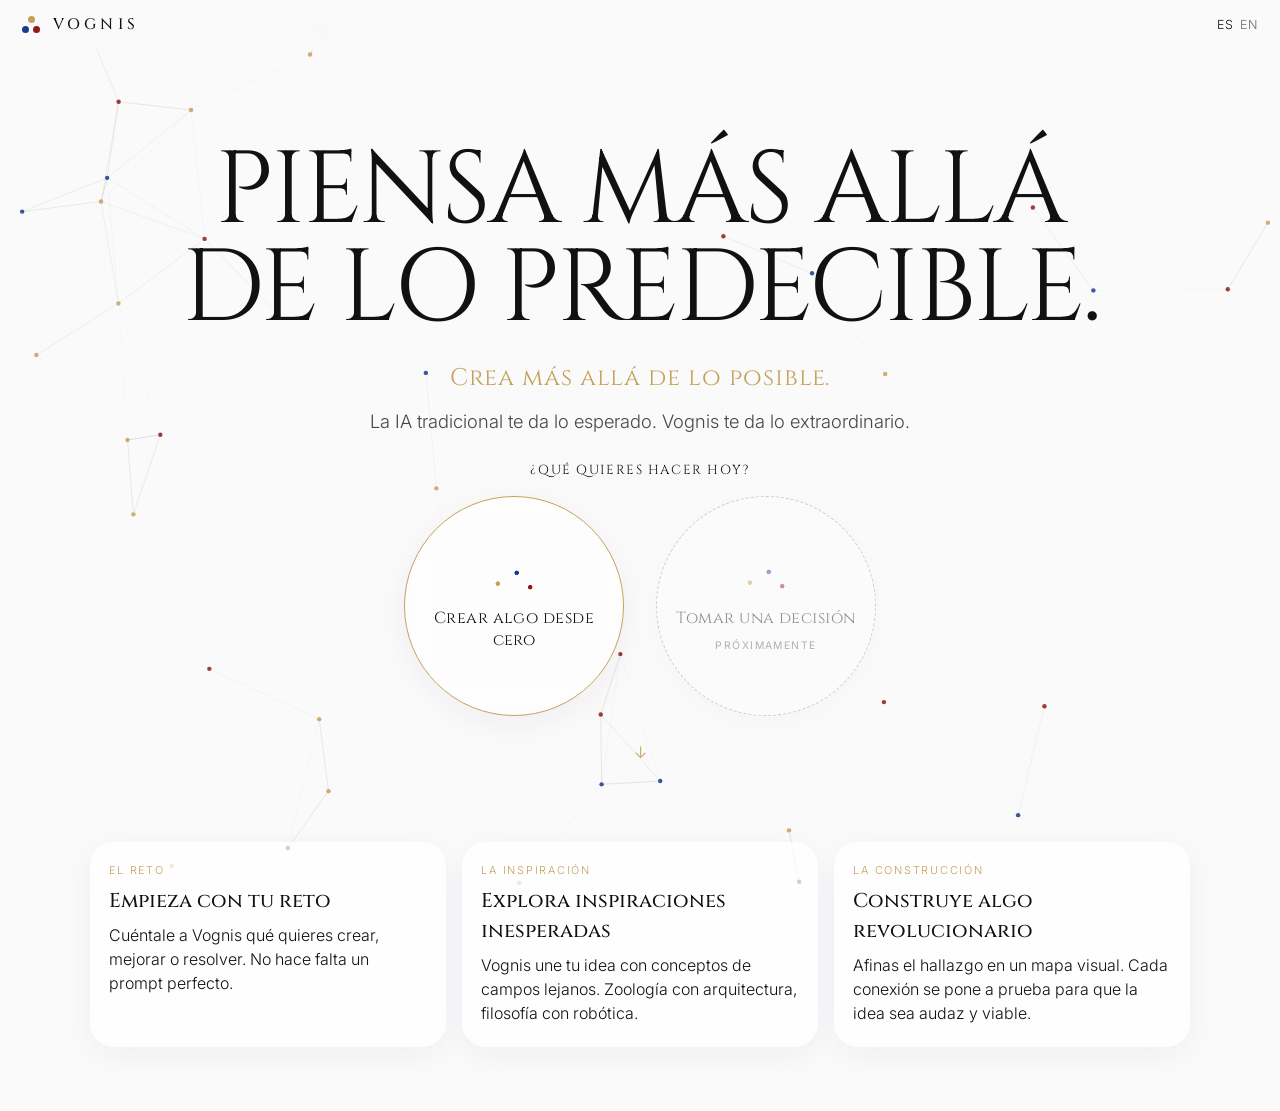
<file: frontend/index.html>
<!DOCTYPE html>
<html lang="es">
<head>
  <meta charset="UTF-8">
  <meta name="viewport" content="width=device-width, initial-scale=1.0">
  <meta http-equiv="Cache-Control" content="no-cache">
  <title>VOGNIS | The Serendipity Workspace</title>
  <link rel="preconnect" href="https://fonts.googleapis.com">
  <link rel="preconnect" href="https://fonts.gstatic.com" crossorigin>
  <link href="https://fonts.googleapis.com/css2?family=Cinzel:wght@400;500;600&family=Cormorant+Garamond:ital,wght@0,500;0,600;1,500&family=Inter:wght@300;400;500;600&family=JetBrains+Mono:wght@400;500&display=swap" rel="stylesheet">
  <link rel="stylesheet" href="style.css?v=mic">
  <link rel="stylesheet" href="audit.css?v=audit">
</head>
<body>
  <canvas id="constellation" aria-hidden="true"></canvas>

  <header>
    <div class="brand">
      <span class="mark" aria-hidden="true"><i></i><i></i><i></i></span>
      <h1>VOGNIS</h1>
    </div>
    <div class="header-tools">
      <div id="session-bar" class="hidden">
        <span id="session-id-display"></span>
        <span id="node-indicator"></span>
        <button id="btn-finish" class="btn-void hidden" type="button" data-i18n="end" onclick="finishSession()"></button>
      </div>
      <div class="lang-switch" role="group" aria-label="Language">
        <button type="button" class="lang-btn" data-lang="es">ES</button>
        <button type="button" class="lang-btn" data-lang="en">EN</button>
      </div>
    </div>
  </header>
  <nav id="trail" class="trail hidden" aria-label="path"></nav>

  <section id="home">
    <div class="hero">
      <h2 data-i18n="hero"></h2>
      <p class="hero-sub" data-i18n="heroSub"></p>
      <p class="hero-line" data-i18n="heroLine"></p>
      <p class="today" data-i18n="today"></p>
      <div id="yesterday" class="yesterday hidden">
        <p id="yesterday-q"></p>
        <div class="yesterday-choices">
          <button type="button" data-fb="helped" data-i18n="fbHelped"></button>
          <button type="button" data-fb="mixed" data-i18n="fbMixed"></button>
          <button type="button" data-fb="unused" data-i18n="fbUnused"></button>
        </div>
        <input id="yesterday-note" type="text" data-i18n-ph="fbNote">
        <button type="button" id="yesterday-skip" class="btn-ghost" data-i18n="fbLater"></button>
        <p id="yesterday-thanks" class="hidden" data-i18n="fbThanks"></p>
      </div>
      <div class="orbs">
        <button type="button" class="orb" id="orb-create" onclick="startCreate()">
          <span class="orb-art" aria-hidden="true"></span>
          <span data-i18n="create"></span>
        </button>
        <button type="button" class="orb orb-soon" id="orb-decide" disabled data-i18n-title="soonTip">
          <span class="orb-art" aria-hidden="true"></span>
          <span data-i18n="decide"></span>
          <span class="soon-tag" data-i18n="soon"></span>
        </button>
      </div>
      <p class="scroll-cue" aria-hidden="true">&#8595;</p>
    </div>
    <div class="steps">
      <article class="step-card">
        <p class="step-k" data-i18n="step1k"></p>
        <h3 data-i18n="step1t"></h3>
        <p data-i18n="step1d"></p>
      </article>
      <article class="step-card">
        <p class="step-k" data-i18n="step2k"></p>
        <h3 data-i18n="step2t"></h3>
        <p data-i18n="step2d"></p>
      </article>
      <article class="step-card">
        <p class="step-k" data-i18n="step3k"></p>
        <h3 data-i18n="step3t"></h3>
        <p data-i18n="step3d"></p>
      </article>
    </div>
  </section>

  <aside class="legend" aria-label="Map key">
    <p><i class="gem user"></i><span data-i18n="user"></span></p>
    <p><i class="gem model"></i><span data-i18n="model"></span></p>
    <p class="legend-force"><i class="force"></i><span data-i18n="force"></span></p>
  </aside>

  <main class="map hidden" id="workspace">
    <section id="node1" class="node-section cluster revealed active">
      <div class="node-content">
        <div class="claim-map"></div>
        <div class="composer">
          <p class="who user" data-i18n="user"></p>
          <div class="field">
            <div class="label-row">
              <label for="problem" data-i18n="problemLabel"></label>
              <button type="button" class="help-q" data-help="problemHelp">?</button>
            </div>
            <textarea id="problem" rows="3" data-i18n-ph="problemPh"></textarea>
          </div>
          <div id="decide-options" class="decide-only">
            <p class="decide-disclaimer" data-i18n="disclaimerDecide"></p>
            <div class="field">
              <label data-i18n="optionsDecide"></label>
              <div id="decide-option-list"></div>
              <button type="button" class="btn-ghost" id="decide-add-option" data-i18n="addOptionDecide"></button>
              <p class="hint" data-i18n="stanceDecide"></p>
            </div>
            <div class="field">
              <label data-i18n="confidenceStartDecide"></label>
              <div id="decide-confidence" class="decide-scale"></div>
            </div>
          </div>
          <div class="field-row create-only">
            <div class="field">
              <div class="label-row">
                <label for="expertise" data-i18n="expertise"></label>
                <button type="button" class="help-q" data-help="expertiseHelp">?</button>
              </div>
              <select id="expertise">
                <option value="beginner" data-i18n="beginner"></option>
                <option value="intermediate" selected data-i18n="intermediate"></option>
                <option value="expert" data-i18n="expert"></option>
              </select>
            </div>
            <div class="field">
              <div class="label-row">
                <label for="intent-hint" data-i18n="lean"></label>
                <button type="button" class="help-q" data-help="leanHelp">?</button>
              </div>
              <select id="intent-hint">
                <option value="creativity" data-i18n="creativity"></option>
                <option value="balance" selected data-i18n="balance"></option>
                <option value="functionality" data-i18n="functionality"></option>
              </select>
            </div>
          </div>
          <div class="field create-only">
            <div class="label-row">
              <label for="themes"><span data-i18n="themes"></span> <span class="hint" data-i18n="themesHint"></span></label>
              <button type="button" class="help-q" data-help="themesHelp">?</button>
            </div>
            <input type="text" id="themes" data-i18n-ph="themesPh">
          </div>
          <button id="btn-node1" class="btn-primary" onclick="submitNode1()" data-i18n="place"></button>
        </div>
      </div>
    </section>

    <section id="node2" class="node-section cluster">
      <div class="node-content">
        <div class="claim-map"></div>
        <div class="composer">
          <p class="who model" data-i18n="model"></p>
          <p class="keywords-lead" data-i18n="keywordsFound"></p>
          <div id="node2-summary" class="summary-box"></div>
          <div id="node2-keywords" class="keywords-box"></div>
          <p class="who user" data-i18n="user"></p>
          <div class="field">
            <div class="label-row">
              <label for="detailed-desc" data-i18n="restate"></label>
              <button type="button" class="help-q" data-help="restateHelp">?</button>
            </div>
            <textarea id="detailed-desc" rows="3" data-i18n-ph="restatePh"></textarea>
          </div>
          <div class="field">
            <div class="label-row">
              <label data-i18n="pull"></label>
              <button type="button" class="help-q" data-help="pullHelp">?</button>
            </div>
            <div class="intent-buttons">
              <button class="btn-intent active" data-intent="creativity" onclick="selectIntent(this)">
                <span class="intent-icon">&#10024;</span>
                <span data-i18n="creativity"></span>
                <span class="intent-desc" data-i18n="serendipity"></span>
              </button>
              <button class="btn-intent" data-intent="balance" onclick="selectIntent(this)">
                <span class="intent-icon">&#9671;</span>
                <span data-i18n="balance"></span>
                <span class="intent-desc" data-i18n="innovation"></span>
              </button>
              <button class="btn-intent" data-intent="functionality" onclick="selectIntent(this)">
                <span class="intent-icon">&#9670;</span>
                <span data-i18n="functionality"></span>
                <span class="intent-desc" data-i18n="anchoring"></span>
              </button>
            </div>
          </div>
          <button id="btn-node2" class="btn-primary" onclick="submitNode2()" data-i18n="nextClaim"></button>
        </div>
      </div>
    </section>

    <section id="node3" class="node-section cluster wide">
      <div class="node-content">
        <div class="claim-map"></div>
        <div class="composer">
          <div id="node3a">
            <p class="who user" data-i18n="user"></p>
            <div class="field">
              <div class="label-row">
                <label for="critical-attr" data-i18n="attribute"></label>
                <button type="button" class="help-q" data-help="attributeHelp">?</button>
              </div>
              <input type="text" id="critical-attr" data-i18n-ph="attributePh">
            </div>
            <button class="btn-primary" onclick="submitConceptBank()" data-i18n="askDistant"></button>
          </div>
          <div id="node3b" class="hidden">
            <p class="who model" data-i18n="model"></p>
            <div id="root-spread"></div>
            <div class="field">
              <label for="branch-action" data-i18n="attachHow"></label>
              <select id="branch-action">
                <option value="branch" data-i18n="branch"></option>
                <option value="edit" data-i18n="edit"></option>
              </select>
            </div>
            <button class="btn-primary" onclick="submitSelection()" data-i18n="attach"></button>
          </div>
        </div>
      </div>
    </section>
    <div id="idea-tree"></div>

    <aside id="graph-panel" class="hidden">
      <div class="graph-header">
        <h3 data-i18n="graph"></h3>
        <button class="btn-small" onclick="toggleGraph()" data-i18n="close"></button>
      </div>
      <canvas id="graph-canvas" width="500" height="400"></canvas>
    </aside>
    <button id="graph-toggle" class="btn-floating hidden" onclick="toggleGraph()" data-i18n="graph"></button>
  </main>

  <section id="closing" class="hidden">
    <h2 data-i18n="closingLead"></h2>
    <p id="closing-summary"></p>
    <div id="decide-close" class="decide-only">
      <div class="decide-mirror">
        <article>
          <span class="hint" data-i18n="beforeDecide"></span>
          <p id="decide-before"></p>
        </article>
        <article>
          <span class="hint" data-i18n="afterDecide"></span>
          <p id="decide-after"></p>
        </article>
      </div>
      <div class="field">
        <label data-i18n="finalStanceDecide"></label>
        <div id="decide-final-stances" class="decide-scale"></div>
      </div>
      <div class="field">
        <label data-i18n="finalConfidenceDecide"></label>
        <div id="decide-final-confidence" class="decide-scale"></div>
      </div>
      <div class="field">
        <label for="decide-abandon" data-i18n="abandonDecide"></label>
        <textarea id="decide-abandon" rows="3" data-i18n-ph="abandonPhDecide"></textarea>
      </div>
      <div class="field">
        <label for="decide-review" data-i18n="reviewDateDecide"></label>
        <input type="date" id="decide-review">
      </div>
      <button type="button" id="btn-decide-finish" class="btn-primary" data-i18n="end"></button>
    </div>
    <h3 data-i18n="bridges"></h3>
    <ul id="closing-bridges"></ul>
    <p class="spread-hint" data-i18n="downloaded"></p>
    <button type="button" class="btn-void" onclick="backHome()" data-i18n="backHome"></button>
  </section>

  <div id="card-zoom" class="card-zoom hidden" role="dialog" aria-modal="true">
    <article class="zoom-card">
      <div class="zoom-inner">
        <div class="zoom-face">
          <div class="zoom-art"></div>
          <h3 class="zoom-name"></h3>
          <p class="zoom-seed"></p>
          <p class="zoom-domain"></p>
        </div>
        <div class="zoom-back">
          <p class="zoom-desc"></p>
          <img class="zoom-img hidden" alt="">
          <p class="zoom-because"></p>
          <p class="zoom-reason"></p>
          <a class="zoom-more" target="_blank" rel="noopener"></a>
        </div>
      </div>
    </article>
    <aside class="zoom-stats"></aside>
    <div class="zoom-actions">
      <button type="button" id="zoom-flip" class="btn-ghost"></button>
      <button type="button" id="zoom-pick" class="btn-ghost"></button>
      <button type="button" id="zoom-close" class="btn-void"></button>
    </div>
  </div>

  <button type="button" id="oracle-invoke" class="oracle-invoke hidden" aria-label="Una pregunta">···</button>
  <div id="oracle" class="oracle hidden" role="dialog">
    <p class="oracle-glyph" aria-hidden="true">·<br>·<br>·</p>
    <p class="oracle-title" data-i18n="oracleTitle"></p>
    <p id="oracle-q" class="oracle-q"></p>
    <div class="oracle-actions">
      <button type="button" id="oracle-another" class="btn-ghost" data-i18n="oracleAnother"></button>
      <button type="button" id="oracle-close" class="btn-ghost" data-i18n="close"></button>
    </div>
  </div>
  <div id="net-notice" class="net-notice hidden" role="status"></div>

  <div id="spiral" class="hidden" aria-live="polite">
    <svg id="spiral-svg" viewBox="0 0 400 400"></svg>
    <p id="spiral-label"></p>
  </div>

  <div id="help-pop" class="help-pop hidden" role="tooltip"></div>

  <div id="loading" class="hidden">
    <div class="spinner"></div>
    <p id="loading-text">…</p>
  </div>

  <script src="log.js?v=log"></script>
  <script src="i18n.js?v=log"></script>
  <script src="constellation.js?v=full"></script>
  <script src="cards.js?v=log"></script>
  <script src="tree.js?v=log"></script>
  <script src="oracle.js?v=log"></script>
  <script src="voice.js?v=log"></script>
  <script src="app.js?v=log"></script>
  <script src="audit.js?v=audit"></script>
</body>
</html>
</file>
<file: frontend/style.css>
/* Vognis argument map
   Claims stack downward. Older ideas sit above the one you are writing. */

*, *::before, *::after { box-sizing: border-box; margin: 0; padding: 0; }

:root {
  --marble: #fafafa;
  --void: #111111;
  --gold: #c5a059;
  --blue: #1a3a8f;
  --crimson: #8f1a1a;
  --ink-dim: #5c584f;
  --serif: "Cinzel", "Times New Roman", serif;
  --idea: "Cormorant Garamond", Georgia, serif;
  --sans: "Inter", -apple-system, BlinkMacSystemFont, "Segoe UI", sans-serif;
  --mono: "JetBrains Mono", ui-monospace, monospace;
  --idea-fill: #dce5f8;
  --idea-ink: #0e245c;
}

body {
  font-family: var(--sans);
  font-weight: 300;
  color: var(--void);
  min-height: 100vh;
  line-height: 1.5;
  background: var(--marble);
}

#constellation {
  position: fixed;
  inset: 0;
  width: 100%;
  height: 100%;
  z-index: 0;
  pointer-events: none;
}

header, #home, .legend, .map, #closing {
  position: relative;
  z-index: 1;
}

header {
  position: sticky;
  top: 0;
  z-index: 6;
  display: flex;
  align-items: center;
  justify-content: space-between;
  gap: 1rem;
  padding: 0.85rem 1.4rem;
  background: rgba(250, 250, 250, 0.72);
  backdrop-filter: blur(10px);
}

.brand { display: flex; align-items: center; gap: 0.7rem; }

.mark {
  display: grid;
  grid-template-columns: 8px 8px;
  gap: 3px;
  width: 19px;
}
.mark i {
  width: 7px;
  height: 7px;
  border-radius: 50%;
  display: block;
}
.mark i:nth-child(1) { background: var(--gold); grid-column: 1 / -1; justify-self: center; }
.mark i:nth-child(2) { background: var(--blue); }
.mark i:nth-child(3) { background: var(--crimson); }

.header-tools { display: flex; align-items: center; gap: 0.8rem; }

.lang-switch { display: flex; gap: 0.35rem; }
.lang-btn {
  background: transparent;
  border: none;
  font: inherit;
  font-size: 0.78rem;
  letter-spacing: 0.08em;
  color: #6d6a64;
  cursor: pointer;
}
.lang-btn.active { color: var(--void); }

header h1 {
  font-family: var(--serif);
  font-weight: 500;
  font-size: 0.95rem;
  letter-spacing: 0.28em;
  color: var(--void);
}

.tagline {
  font-size: 0.78rem;
  letter-spacing: 0.08em;
  text-transform: uppercase;
  color: var(--ink-dim);
}

#session-bar {
  display: flex;
  align-items: center;
  gap: 0.8rem;
  font-family: var(--mono);
  font-size: 0.72rem;
  color: var(--ink-dim);
}

.legend {
  position: fixed;
  top: 4.5rem;
  right: 1.25rem;
  z-index: 4;
  display: flex;
  flex-direction: column;
  gap: 0.7rem;
  font-size: 0.75rem;
  letter-spacing: 0.08em;
  text-transform: uppercase;
  color: var(--ink-dim);
}

.legend p { display: flex; align-items: center; gap: 0.55rem; }

.gem {
  width: 14px;
  height: 14px;
  border: 1.5px solid currentColor;
  transform: rotate(45deg);
  border-radius: 2px;
  display: inline-block;
  flex: none;
}

.gem.user, .claim.user { color: var(--blue); }
.gem.model, .claim.model { color: var(--gold); }
.claim.jump { color: var(--crimson); }
.claim.jump .gem { border-style: dashed; }

.force {
  width: 1px;
  height: 18px;
  background: var(--blue);
  opacity: 0.55;
  display: inline-block;
}

.legend { display: none; }
body.in-map .legend { display: flex; }

.map {
  width: min(1320px, calc(100% - 2rem));
  margin: 0 auto;
  padding: 1.5rem 0 8rem;
  display: flex;
  flex-direction: column;
  align-items: center;
}

.node-section { display: none; width: 100%; }
.node-section.revealed {
  display: flex;
  flex-direction: column;
  align-items: center;
}

.node-section.revealed::before {
  content: "";
  width: 1px;
  height: 56px;
  background: var(--blue);
  opacity: 0.4;
}

#node1.revealed::before { display: none; }

.node-content {
  width: min(100%, 460px);
  border: 1.5px solid rgba(26, 58, 143, 0.28);
  border-radius: 42px;
  padding: 1.35rem 1.25rem 1.15rem;
  background: rgba(255, 255, 255, 0.55);
}
.wide .node-content { width: min(1280px, 94vw); }

.cluster.revealed .node-content { animation: rise 0.55s ease both; }

@keyframes rise {
  from { opacity: 0; translate: 0 42px; }
  to { opacity: 1; translate: 0 0; }
}

.claim-map { display: none; width: 100%; }
.cluster.settled .claim-map {
  display: flex;
  flex-direction: column;
  align-items: center;
  gap: 1.15rem;
  position: relative;
  padding: 0.4rem 0;
}
.cluster.settled .composer { display: none; }

.claim {
  position: relative;
  z-index: 1;
  display: flex;
  flex-direction: row;
  align-items: flex-start;
  width: min(100%, 320px);
  text-align: left;
  gap: 0.55rem;
  padding: 0.55rem 0.7rem;
  background: var(--idea-fill);
  border: 1px solid rgba(26, 58, 143, 0.3);
  border-radius: 14px;
  color: var(--idea-ink);
  animation: rise 0.6s ease both;
}

.claim.user { align-self: flex-start; margin-left: 0.4rem; }
.claim.model { align-self: flex-end; margin-right: 0.4rem; }
.claim.jump { align-self: center; }

.claim .gem {
  width: 18px;
  height: 18px;
  margin-top: 0.35rem;
  background: transparent;
  flex: none;
  color: var(--blue);
}
.claim p {
  color: var(--idea-ink);
  font-family: var(--idea);
  font-size: 1.25rem;
  line-height: 1.25;
  display: -webkit-box;
  -webkit-line-clamp: 6;
  -webkit-box-orient: vertical;
  overflow: hidden;
}
.claim p.open { display: block; -webkit-line-clamp: unset; }
.claim.model { border-color: var(--gold); }
.claim.model p { font-style: italic; }
.claim.jump { border-style: dashed; border-color: var(--crimson); }
.see-all {
  background: none;
  border: none;
  color: var(--blue);
  font: inherit;
  font-size: 0.72rem;
  cursor: pointer;
  padding: 0;
}

.diamond-row {
  display: flex;
  flex-wrap: wrap;
  justify-content: center;
  gap: 0.75rem 0.4rem;
  width: 100%;
  position: relative;
  padding-top: 0.85rem;
}

.diamond-row::before {
  content: "";
  position: absolute;
  top: 0;
  left: 50%;
  width: 1px;
  height: 0.85rem;
  background: var(--blue);
  opacity: 0.4;
}

.diamond-row .claim {
  width: 92px;
  align-self: center;
  margin: 0;
}

.diamond-row .claim .gem { width: 10px; height: 10px; margin-top: 0.45rem; }
.diamond-row .claim p { font-size: 1.05rem; }

.who {
  font-family: var(--mono);
  font-size: 0.68rem;
  letter-spacing: 0.14em;
  text-transform: uppercase;
  margin: 0.2rem 0 0.45rem;
}

.who.user { color: var(--blue); }
.who.model { color: #8d7040; }

.field { margin-bottom: 0.85rem; }

.field label,
.control-group label {
  display: block;
  font-size: 0.72rem;
  letter-spacing: 0.06em;
  text-transform: uppercase;
  color: var(--ink-dim);
  margin-bottom: 0.3rem;
}

.hint { text-transform: none; letter-spacing: 0; }

.decide-only { display: none; }
body.flow-decide .decide-only { display: block; }
body.flow-decide .create-only { display: none; }
.decide-disclaimer {
  margin: 0.2rem 0 0.8rem;
  color: var(--ink-dim);
  font-size: 0.85rem;
}
.decide-option {
  display: flex;
  align-items: center;
  gap: 0.55rem;
  margin-bottom: 0.45rem;
}
.decide-option input[type="text"] { flex: 1; }
.decide-option.is-stance input[type="text"] { border-bottom-color: var(--blue); }
.decide-scale { position: relative; display: flex; flex-wrap: wrap; gap: 0.4rem; }
.decide-scale label {
  border: 1px solid rgba(17, 17, 17, 0.2);
  border-radius: 99px;
  padding: 0.28rem 0.7rem;
  cursor: pointer;
  font-size: 0.82rem;
}
.decide-scale input { position: absolute; opacity: 0; pointer-events: none; }
.decide-scale label.active { background: var(--blue); color: #fafafa; border-color: var(--blue); }
.decide-mirror { display: flex; gap: 1rem; margin: 0.6rem 0 1rem; }
.decide-mirror article { flex: 1; }
.diamond-row .claim.is-stance p { color: var(--blue); }

.field-row { display: flex; flex-wrap: wrap; gap: 0.8rem 1rem; }
.field-row .field { flex: 1 1 180px; }

textarea,
input[type="text"],
select {
  width: 100%;
  background: transparent;
  border: none;
  border-bottom: 1px solid rgba(26, 58, 143, 0.28);
  border-radius: 0;
  color: var(--void);
  padding: 0.45rem 0.1rem;
  font: inherit;
  font-size: 0.98rem;
}

textarea { resize: none; min-height: 2.8rem; overflow: hidden; }

textarea:focus,
input:focus,
select:focus {
  outline: none;
  border-bottom-color: var(--gold);
}

.btn-primary {
  margin-top: 0.4rem;
  background: transparent;
  color: var(--void);
  border: 1px solid var(--gold);
  border-radius: 99px;
  padding: 0.55rem 1.1rem;
  font-family: var(--serif);
  font-size: 0.78rem;
  letter-spacing: 0.08em;
  text-transform: uppercase;
  cursor: pointer;
}

.btn-primary:hover { background: rgba(197, 160, 89, 0.16); }

.intent-buttons {
  display: flex;
  gap: 0.45rem;
}

.btn-intent {
  flex: 1;
  background: transparent;
  border: 1px solid rgba(17, 17, 17, 0.12);
  border-radius: 18px;
  padding: 0.55rem 0.35rem;
  cursor: pointer;
  font: inherit;
  font-size: 0.75rem;
  display: flex;
  flex-direction: column;
  align-items: center;
  gap: 0.15rem;
  color: var(--void);
}

.btn-intent.active { border-color: var(--blue); color: var(--blue); }
.intent-desc { color: var(--ink-dim); font-size: 0.68rem; }

.summary-box {
  font-size: 0.95rem;
  margin-bottom: 0.7rem;
  padding-left: 0.8rem;
  border-left: 1px solid var(--gold);
}

.keywords-box {
  display: flex;
  flex-wrap: wrap;
  justify-content: center;
  gap: 0.4rem;
  margin-bottom: 1rem;
}

.keyword-tag {
  font-size: 0.75rem;
  padding: 0.35rem 0.55rem 0.35rem 1.35rem;
  position: relative;
  color: #8d7040;
}

.keyword-tag::before {
  content: "";
  position: absolute;
  left: 0.35rem;
  top: 0.45rem;
  width: 10px;
  height: 10px;
  border: 1.5px solid var(--gold);
  transform: rotate(45deg);
}

.instruction {
  color: var(--ink-dim);
  font-size: 0.88rem;
  text-align: center;
  margin-bottom: 0.8rem;
}

.concept-grid {
  display: grid;
  grid-template-columns: repeat(auto-fill, minmax(190px, 1fr));
  gap: 0.9rem;
  margin: 0.6rem 0 1rem;
}

.concept-chip {
  width: 108px;
  min-height: 72px;
  padding: 1.1rem 0.7rem;
  background: transparent;
  border: none;
  cursor: pointer;
  text-align: center;
  font-size: 0.78rem;
  position: relative;
  color: var(--void);
}

.concept-chip::before {
  content: "";
  position: absolute;
  left: 22px;
  top: 10px;
  width: 62px;
  height: 62px;
  border: 1.5px solid rgba(143, 26, 26, 0.45);
  border-radius: 4px;
  transform: rotate(45deg);
}

.concept-chip.selected { color: var(--crimson); }
.concept-chip.selected::before {
  border-color: var(--crimson);
  background: rgba(143, 26, 26, 0.06);
  border-style: dashed;
}

.controls-bar {
  display: flex;
  gap: 1rem;
  margin-bottom: 0.8rem;
  flex-wrap: wrap;
}

.control-group { flex: 1; min-width: 140px; }

.modality-buttons { display: flex; gap: 0.35rem; }

.btn-mod {
  flex: none;
  background: transparent;
  border: 1px solid currentColor;
  border-radius: 99px;
  padding: 0.32rem 0.75rem;
  font: inherit;
  font-size: 0.75rem;
  cursor: pointer;
}

.btn-mod.mode-learning { color: var(--blue); }
.btn-mod.mode-development { color: #8a6a32; }
.btn-mod.mode-feedback { color: var(--crimson); }
.btn-mod.mode-learning.active { background: var(--blue); color: #fafafa; }
.btn-mod.mode-development.active { background: var(--gold); color: var(--void); }
.btn-mod.mode-feedback.active { background: var(--crimson); color: #fafafa; }

.chat-composer { margin-top: 0.9rem; }
.chat-composer .modality-buttons { flex-wrap: wrap; }
.chat-composer.mode-learning .dev-input { border-bottom-color: var(--blue); }
.chat-composer.mode-development .dev-input { border-bottom-color: var(--gold); }
.chat-composer.mode-feedback .dev-input { border-bottom-color: var(--crimson); }

input[type="range"] { width: 100%; accent-color: var(--gold); }

.conf-labels {
  display: flex;
  justify-content: space-between;
  font-size: 0.68rem;
  color: var(--ink-dim);
}

.chat-area {
  position: relative;
  min-height: 0;
  display: flex;
  flex-direction: column;
  gap: 1.15rem;
  margin: 0.4rem 0 0.9rem;
  padding: 0.2rem 0;
}

.chat-area::before {
  content: "";
  position: absolute;
  left: 50%;
  top: 0;
  bottom: 0;
  width: 1px;
  background: rgba(26, 58, 143, 0.28);
}

.chat-msg {
  position: relative;
  z-index: 1;
  width: min(78%, 300px);
  background: rgba(250, 250, 250, 0.92);
}

.chat-msg.user { margin-right: auto; }
.chat-msg.assistant,
.chat-msg.model { margin-left: auto; }

.chat-input-area { display: flex; gap: 0.6rem; align-items: end; }
.chat-input-area textarea { flex: 1; min-height: 2.6rem; }

.btn-send {
  width: 42px;
  height: 42px;
  border-radius: 50%;
  border: 1px solid var(--gold);
  background: transparent;
  color: var(--void);
  cursor: pointer;
  font-size: 1rem;
}

#live-scores { margin-top: 0.8rem; }
#live-scores h4,
#node3-results h3 {
  font-family: var(--serif);
  font-weight: 500;
  font-size: 0.85rem;
  letter-spacing: 0.05em;
  margin-bottom: 0.45rem;
}

.score-card { margin-bottom: 0.7rem; }
.score-card h4 {
  font-family: var(--serif);
  font-weight: 500;
  font-size: 0.9rem;
  margin-bottom: 0.4rem;
}

.score-bars { display: flex; flex-direction: column; gap: 0.28rem; }

.score-row {
  display: flex;
  align-items: center;
  gap: 0.45rem;
  font-size: 0.72rem;
}

.score-label,
.score-word,
.score-value {
  font-family: var(--sans);
  color: var(--ink-dim);
}

.score-label { width: 8.2rem; text-align: left; color: var(--void); font-size: 0.78rem; }
.score-word { width: 3.2rem; font-size: 0.75rem; }
.score-value { width: 2.6rem; opacity: 0.55; font-size: 0.68rem; font-family: var(--mono); }

.score-bar-bg {
  flex: 1;
  height: 4px;
  background: rgba(17, 17, 17, 0.08);
  border-radius: 99px;
  overflow: hidden;
}

.score-bar-fill { height: 100%; }

.master-scores {
  display: flex;
  gap: 0.4rem;
  margin-top: 0.45rem;
}

.master-score { flex: 1; text-align: center; }
.master-score .value { font-family: var(--mono); font-size: 0.95rem; }
.master-score .label {
  font-size: 0.6rem;
  letter-spacing: 0.05em;
  text-transform: uppercase;
  color: var(--ink-dim);
}

.ps-color, .pen-color { color: var(--crimson); }
.ci-color { color: var(--blue); }
.vi-color { color: var(--gold); }

#graph-panel {
  position: fixed;
  right: 16px;
  bottom: 16px;
  width: min(420px, calc(100vw - 32px));
  max-height: 70vh;
  overflow: auto;
  background: rgba(250, 250, 250, 0.94);
  border: 1px solid rgba(26, 58, 143, 0.2);
  border-radius: 28px;
  padding: 0.9rem;
  z-index: 20;
}

.graph-header {
  display: flex;
  justify-content: space-between;
  align-items: center;
  margin-bottom: 0.5rem;
}

.graph-header h3 { font-family: var(--serif); font-weight: 500; }

#graph-canvas {
  width: 100%;
  background: #fafafa;
  border-radius: 16px;
}

.btn-small,
.btn-floating {
  background: transparent;
  border: 1px solid rgba(17, 17, 17, 0.16);
  border-radius: 99px;
  padding: 0.3rem 0.7rem;
  font: inherit;
  font-size: 0.75rem;
  cursor: pointer;
}

.btn-floating {
  position: fixed;
  left: 1rem;
  bottom: 1rem;
  z-index: 15;
}

#loading {
  position: fixed;
  inset: 0;
  background: rgba(250, 250, 250, 0.55);
  display: flex;
  flex-direction: column;
  align-items: center;
  justify-content: center;
  z-index: 30;
}

.spinner {
  width: 28px;
  height: 28px;
  border: 1.5px solid rgba(197, 160, 89, 0.3);
  border-top-color: var(--gold);
  transform: rotate(45deg);
  animation: spin 0.8s linear infinite;
}

@keyframes spin { to { transform: rotate(405deg); } }

#loading p {
  margin-top: 0.7rem;
  font-family: var(--serif);
  letter-spacing: 0.06em;
  font-size: 0.85rem;
  color: var(--ink-dim);
}

.hidden { display: none !important; }

.btn-void {
  background: #111;
  color: var(--marble);
  border: 1px solid rgba(17, 17, 17, 0.8);
  border-radius: 0;
  padding: 0.7rem 1.05rem;
  font-family: var(--sans);
  font-size: 0.68rem;
  font-weight: 500;
  letter-spacing: 0.16em;
  text-transform: uppercase;
  cursor: pointer;
}
.btn-void:hover { background: #2a2a2a; }

.btn-ghost {
  background: transparent;
  border: 1px solid rgba(17, 17, 17, 0.16);
  border-radius: 99px;
  padding: 0.4rem 0.75rem;
  font: inherit;
  font-size: 0.78rem;
  cursor: pointer;
  color: var(--void);
}
.btn-ghost:disabled { opacity: 0.4; cursor: default; }
.btn-ghost.active { border-color: var(--gold); color: #8d7040; }

.label-row { display: flex; align-items: center; gap: 0.35rem; }
.label-row.center { justify-content: center; }
.label-row label, .label-row .instruction { margin-bottom: 0; }

.voice-field {
  display: flex;
  align-items: flex-end;
  gap: 0.45rem;
}
.voice-field textarea,
.voice-field input[type="text"] {
  flex: 1;
  width: auto;
  min-width: 0;
}
.btn-mic {
  flex: none;
  width: 28px;
  height: 28px;
  margin-bottom: 0.15rem;
  padding: 0;
  display: grid;
  place-items: center;
  background: transparent;
  border: 1px solid rgba(26, 58, 143, 0.35);
  color: var(--blue);
  border-radius: 50%;
  cursor: pointer;
}
.btn-mic svg { width: 14px; height: 14px; display: block; }
.btn-mic svg path:first-child { fill: currentColor; }
.btn-mic.listening {
  background: var(--crimson);
  border-color: var(--crimson);
  color: #fafafa;
}

.help-q {
  width: 16px;
  height: 16px;
  border-radius: 50%;
  border: 1px solid rgba(17, 17, 17, 0.3);
  background: transparent;
  color: var(--ink-dim);
  font-size: 0.65rem;
  line-height: 1;
  cursor: pointer;
  flex: none;
}
.help-pop {
  position: fixed;
  z-index: 40;
  max-width: 280px;
  padding: 0.7rem 0.8rem;
  background: rgba(255, 255, 255, 0.92);
  border: 1px solid rgba(197, 160, 89, 0.45);
  border-radius: 12px;
  box-shadow: 0 8px 32px rgba(31, 38, 135, 0.08);
  font-size: 0.86rem;
  color: var(--void);
}

#home { min-height: calc(100vh - 4rem); }
.hero {
  min-height: 88vh;
  display: flex;
  flex-direction: column;
  align-items: center;
  justify-content: center;
  text-align: center;
  padding: 2rem 1.2rem 1rem;
}
.hero h2 {
  font-family: var(--serif);
  font-weight: 400;
  font-size: clamp(42px, 8vw, 112px);
  letter-spacing: -0.025em;
  line-height: 0.95;
  max-width: 16ch;
  color: var(--void);
}
.hero-sub {
  margin-top: 1.4rem;
  font-family: var(--serif);
  font-weight: 400;
  font-size: clamp(18px, 2vw, 24px);
  letter-spacing: 0.04em;
  color: var(--gold);
}
.hero-line {
  margin-top: 0.7rem;
  max-width: 36rem;
  font-size: 1.15rem;
  font-weight: 300;
  color: #4a4742;
}
.today {
  margin: 1.6rem 0 0.4rem;
  font-family: var(--serif);
  letter-spacing: 0.12em;
  text-transform: uppercase;
  font-size: 0.82rem;
}
.orbs { display: flex; gap: 2rem; flex-wrap: wrap; justify-content: center; margin-top: 0.6rem; }
.orb {
  width: 220px;
  height: 220px;
  border-radius: 50%;
  border: 1px solid var(--gold);
  background: rgba(255, 255, 255, 0.65);
  backdrop-filter: blur(12px);
  box-shadow: 0 8px 32px rgba(31, 38, 135, 0.05);
  cursor: pointer;
  font-family: var(--serif);
  font-size: 1rem;
  letter-spacing: 0.03em;
  color: var(--void);
  display: flex;
  flex-direction: column;
  align-items: center;
  justify-content: center;
  gap: 0.6rem;
  padding: 1.2rem;
}
.orb:hover { box-shadow: 0 0 0 6px rgba(197, 160, 89, 0.18); }
.orb-art {
  width: 54px;
  height: 36px;
  background:
    radial-gradient(circle at 20% 60%, var(--gold) 2px, transparent 2.5px),
    radial-gradient(circle at 55% 30%, var(--blue) 2px, transparent 2.5px),
    radial-gradient(circle at 80% 70%, var(--crimson) 2px, transparent 2.5px);
}
.orb-soon {
  opacity: 0.45;
  border-style: dashed;
  border-color: #9a958c;
  cursor: not-allowed;
}
.soon-tag {
  font-family: var(--sans);
  font-size: 0.65rem;
  letter-spacing: 0.14em;
  text-transform: uppercase;
  color: var(--ink-dim);
}
.scroll-cue { margin-top: 1.5rem; color: var(--gold); }
.steps {
  width: min(1100px, calc(100% - 2rem));
  margin: 0 auto 4rem;
  display: grid;
  grid-template-columns: repeat(auto-fit, minmax(240px, 1fr));
  gap: 1rem;
}
.step-card {
  background: rgba(255, 255, 255, 0.72);
  border: 1px solid rgba(255, 255, 255, 0.4);
  border-radius: 24px;
  box-shadow: 0 8px 32px rgba(31, 38, 135, 0.05);
  padding: 1.2rem 1.15rem 1.3rem;
}
.step-k {
  font-size: 0.68rem;
  letter-spacing: 0.16em;
  text-transform: uppercase;
  color: var(--gold);
  margin-bottom: 0.45rem;
}
.step-card h3 {
  font-family: var(--serif);
  font-weight: 500;
  font-size: 1.25rem;
  margin-bottom: 0.45rem;
}
.keywords-lead {
  font-family: var(--idea);
  font-style: italic;
  font-size: 1.2rem;
  color: #8d7040;
  margin-bottom: 0.35rem;
}

.ep-card {
  position: relative;
  aspect-ratio: 2 / 3;
  animation: emerge 0.55s ease both;
  cursor: pointer;
}
@keyframes emerge {
  from { opacity: 0; transform: translateY(24px) scale(0.86); }
  to { opacity: 1; transform: none; }
}
.ep-face {
  height: 100%;
  border-radius: 18px;
  background: rgba(255, 255, 255, 0.78);
  border: 1px solid rgba(17, 17, 17, 0.08);
  box-shadow: 0 8px 32px rgba(31, 38, 135, 0.05);
  padding: 0.55rem;
  display: flex;
  flex-direction: column;
  gap: 0.35rem;
  overflow: hidden;
}
.ep-art { height: 58%; border-radius: 12px; overflow: hidden; flex: none; }
.ep-art svg { width: 100%; height: 100%; display: block; }
.ep-name {
  font-family: var(--idea);
  font-size: 1.25rem;
  line-height: 1.05;
  color: var(--void);
}
.ep-seed {
  font-size: 0.78rem;
  color: #4a4742;
  display: -webkit-box;
  -webkit-line-clamp: 3;
  -webkit-box-orient: vertical;
  overflow: hidden;
}
.ep-domain {
  margin-top: auto;
  font-size: 0.62rem;
  letter-spacing: 0.12em;
  text-transform: uppercase;
  color: var(--gold);
}
.pick-dot {
  position: absolute;
  top: 0.45rem;
  right: 0.45rem;
  z-index: 2;
  width: 28px;
  height: 28px;
  border-radius: 50%;
  border: 1.5px solid var(--void);
  background: rgba(250, 250, 250, 0.92);
  cursor: pointer;
}
.ep-card.chosen .pick-dot { background: var(--crimson); border-color: var(--crimson); }
.ep-card.chosen .ep-face { outline: 1px dashed var(--crimson); }
.radar-svg { width: 100%; height: 150px; }

.spread-actions { display: flex; flex-wrap: wrap; align-items: center; gap: 0.5rem 0.8rem; margin-bottom: 0.8rem; }
.spread-hint { font-size: 0.8rem; color: var(--ink-dim); }
.cooldown-bar { width: 120px; height: 3px; background: rgba(17,17,17,0.08); }
.cooldown-bar i { display: block; height: 100%; width: 0; background: var(--gold); }
.nudge {
  margin-bottom: 0.8rem;
  padding: 0.6rem 0.7rem;
  border-left: 2px solid var(--gold);
}

#spiral {
  position: fixed;
  inset: 0;
  z-index: 32;
  display: flex;
  flex-direction: column;
  align-items: center;
  justify-content: center;
  background: rgba(250, 250, 250, 0.55);
}
#spiral-svg { width: min(70vw, 420px); height: min(70vw, 420px); }
#spiral-svg path {
  fill: none;
  stroke: var(--gold);
  stroke-width: 1.4;
  stroke-linecap: round;
}
#spiral-label {
  font-family: var(--serif);
  letter-spacing: 0.08em;
  color: var(--ink-dim);
  margin-top: 0.4rem;
}
#spiral.pulse #spiral-svg { animation: pulse 1.4s ease-in-out infinite; }
@keyframes pulse { 50% { opacity: 0.45; } }

.kind-tag {
  font-size: 0.62rem;
  letter-spacing: 0.1em;
  text-transform: uppercase;
  color: var(--ink-dim);
}
.visually-hidden {
  position: absolute;
  width: 1px;
  height: 1px;
  overflow: hidden;
  clip: rect(0 0 0 0);
}

#closing {
  width: min(720px, calc(100% - 2rem));
  margin: 3rem auto 4rem;
}
#closing h2 {
  font-family: var(--serif);
  font-weight: 500;
  font-size: clamp(28px, 4vw, 42px);
  margin-bottom: 0.8rem;
}
#closing-summary { font-family: var(--idea); font-size: 1.35rem; margin-bottom: 1rem; }
#closing-bridges { margin: 0.4rem 0 1.2rem 1.1rem; }
#closing .btn-void { margin-top: 1rem; }

.trail {
  position: sticky;
  top: 3.25rem;
  z-index: 5;
  display: flex;
  flex-wrap: wrap;
  gap: 0.35rem 0.45rem;
  align-items: center;
  padding: 0.35rem 1.4rem 0.55rem;
  background: rgba(250, 250, 250, 0.88);
  backdrop-filter: blur(10px);
}
.trail button {
  background: none;
  border: none;
  font: inherit;
  color: var(--blue);
  cursor: pointer;
}
.trail-sep { color: var(--ink-dim); }

body.preview-mode .node-section.revealed { display: flex; }
body.preview-mode .cluster .composer { display: block; }
body.preview-mode .cluster .claim-map { display: none; }

.preview-note {
  width: min(1280px, calc(100% - 2rem));
  margin: 0.4rem auto 0.2rem;
  text-align: center;
  color: var(--blue);
  font-size: 0.82rem;
}

#idea-tree { width: min(1320px, calc(100% - 2rem)); margin: 0 auto 3rem; position: relative; z-index: 1; }
.idea-level { position: relative; width: min(1280px, 100%); margin: 0 auto 1.4rem; }
.idea-level::before {
  content: "";
  position: absolute;
  left: 50%;
  top: 0;
  bottom: 0;
  width: 1px;
  background: var(--blue);
  opacity: 0.4;
}
.idea-tabs {
  position: relative;
  z-index: 1;
  display: flex;
  flex-wrap: wrap;
  justify-content: center;
  gap: 0.2rem 0.7rem;
  margin: 0.2rem 0;
}
.idea-tab {
  width: 210px;
  height: 210px;
  display: flex;
  align-items: center;
  justify-content: center;
  border: none;
  background: var(--idea-fill);
  color: var(--idea-ink);
  clip-path: polygon(50% 8%, 92% 50%, 50% 92%, 8% 50%);
  font-family: var(--idea);
  font-size: 1rem;
  line-height: 1.15;
  text-align: center;
  cursor: pointer;
  padding: 0;
}
.idea-tab-label {
  display: block;
  width: 7.4rem;
  overflow-wrap: break-word;
}
.idea-tab.active { background: var(--blue); color: #fafafa; }
.idea-cluster { position: relative; z-index: 1; width: min(1280px, 100%); margin: 0 auto; }
.idea-box {
  max-width: 520px;
  margin: 0.7rem auto 0.35rem;
  padding: 0.95rem 1rem 1rem;
  border: 1.5px dashed var(--crimson);
  border-radius: 18px;
  background: rgba(255, 255, 255, 0.86);
  text-align: center;
}
.idea-box h3 { font-family: var(--idea); font-weight: 500; font-size: 2rem; line-height: 1.05; }
.idea-seed { font-family: var(--idea); font-style: italic; color: #4a4742; }
.idea-bridge {
  margin-top: 0.45rem;
  color: var(--blue);
  font-family: var(--idea);
  font-style: italic;
}
.idea-force { text-align: center; color: var(--idea-ink); margin: 0.45rem 0; }
.idea-actions { display: flex; justify-content: center; gap: 0.6rem; margin-bottom: 0.5rem; }
.idea-scores { max-width: 640px; margin: 0.4rem auto 0.8rem; }
.idea-panel { max-width: 980px; margin: 0 auto; }
.dev-row { display: flex; justify-content: space-between; gap: 0.8rem; align-items: flex-start; margin: 0.85rem 0; }
.dev-cards { width: min(48%, 340px); display: flex; flex-direction: column; gap: 0.4rem; }
.dev-intro { font-family: var(--idea); font-style: italic; color: #8d7040; }
.reply-card {
  background: #f7f1e4;
  border: 1px solid rgba(197, 160, 89, 0.55);
  border-radius: 14px;
  padding: 0.5rem 0.65rem;
}
.reply-card h4 { font-family: var(--idea); font-size: 1.15rem; font-weight: 500; }
.reply-card.risk { border-color: var(--crimson); }
.verdict { font-family: var(--idea); font-style: italic; font-size: 1.15rem; margin-bottom: 0.4rem; }
.score-group h5 {
  font-family: var(--serif);
  font-weight: 500;
  font-size: 0.82rem;
  margin: 0.6rem 0 0.25rem;
  display: flex;
  align-items: center;
  gap: 0.3rem;
}
.score-group.surprise h5 { color: var(--crimson); }
.score-group.solid h5 { color: var(--blue); }
.penalty-note { margin-top: 0.5rem; color: var(--crimson); font-size: 0.82rem; }

.card-zoom {
  position: fixed;
  inset: 0;
  z-index: 34;
  background: rgba(250, 250, 250, 0.72);
}
.zoom-card { position: fixed; z-index: 36; perspective: 1200px; }
.zoom-inner {
  position: relative;
  width: 100%;
  height: 100%;
  transform-style: preserve-3d;
  transition: transform 0.55s ease;
}
.zoom-card.flipped .zoom-inner { transform: rotateY(180deg); }
.zoom-face, .zoom-back {
  position: absolute;
  inset: 0;
  backface-visibility: hidden;
  border-radius: 18px;
  background: rgba(255, 255, 255, 0.97);
  border: 1px solid rgba(17, 17, 17, 0.08);
  box-shadow: 0 12px 40px rgba(31, 38, 135, 0.12);
  padding: 0.8rem;
  display: flex;
  flex-direction: column;
  gap: 0.4rem;
  overflow: auto;
}
.zoom-back { transform: rotateY(180deg); }
.zoom-art { height: 58%; border-radius: 12px; overflow: hidden; }
.zoom-art svg { width: 100%; height: 100%; display: block; }
.zoom-name { font-family: var(--idea); font-size: 2rem; font-weight: 500; line-height: 1.05; }
.zoom-seed { color: #4a4742; }
.zoom-domain { letter-spacing: 0.12em; text-transform: uppercase; color: var(--gold); font-size: 0.68rem; }
.zoom-because { font-family: var(--serif); font-size: 0.78rem; color: var(--ink-dim); }
.zoom-reason { font-family: var(--idea); font-style: italic; font-size: 1.15rem; }
.zoom-img { width: 100%; border-radius: 12px; }
.zoom-more { color: var(--blue); }
.zoom-stats {
  position: fixed;
  z-index: 36;
  max-height: 70vh;
  overflow: auto;
  background: rgba(255, 255, 255, 0.97);
  border: 1px solid rgba(26, 58, 143, 0.2);
  border-radius: 18px;
  padding: 0.75rem 0.85rem;
  box-shadow: 0 8px 32px rgba(31, 38, 135, 0.08);
}
.stat-row { display: flex; gap: 0.45rem; align-items: baseline; font-size: 0.82rem; margin: 0.15rem 0; }
.stat-row b { color: var(--blue); font-weight: 500; }
.zoom-actions {
  position: fixed;
  z-index: 37;
  left: 50%;
  bottom: 1.1rem;
  transform: translateX(-50%);
  display: flex;
  gap: 0.5rem;
}

.yesterday {
  width: min(460px, 100%);
  margin: 0 auto 1.3rem;
  padding: 1.1rem 1.15rem 1rem;
  background: rgba(255, 255, 255, 0.55);
  border: 1px solid rgba(255, 255, 255, 0.55);
  border-radius: 24px;
  box-shadow: 0 8px 32px rgba(31, 38, 135, 0.08);
  backdrop-filter: blur(16px);
}
.yesterday-choices { display: flex; flex-wrap: wrap; gap: 0.4rem; margin: 0.7rem 0; }
.yesterday-choices button, #yesterday-skip {
  background: transparent;
  border: 1px solid rgba(17, 17, 17, 0.16);
  border-radius: 99px;
  padding: 0.3rem 0.7rem;
  font: inherit;
  cursor: pointer;
}
#yesterday-note { width: 100%; margin-bottom: 0.55rem; }
#yesterday-q { font-family: var(--idea); font-size: 1.35rem; }

.oracle {
  position: fixed;
  left: 1rem;
  bottom: 1rem;
  z-index: 28;
  width: min(320px, calc(100vw - 2rem));
  padding: 0.9rem 1rem 0.8rem;
  background: rgba(250, 250, 250, 0.97);
  border-radius: 18px;
  box-shadow: 0 8px 32px rgba(31, 38, 135, 0.14);
}
.oracle-glyph { color: var(--gold); letter-spacing: 0.35em; line-height: 0.85; }
.oracle-title { font-family: var(--serif); font-size: 0.95rem; margin: 0.35rem 0; }
.oracle-q { font-family: var(--idea); font-style: italic; font-size: 1.35rem; line-height: 1.25; margin-bottom: 0.7rem; }
.oracle-actions { display: flex; gap: 0.4rem; }
.oracle-invoke {
  position: fixed;
  left: 1rem;
  bottom: 4.5rem;
  z-index: 16;
  width: 42px;
  height: 42px;
  border-radius: 50%;
  border: 1px solid var(--gold);
  background: rgba(250, 250, 250, 0.92);
  color: var(--gold);
  cursor: pointer;
  letter-spacing: 0.12em;
}
.net-notice {
  position: fixed;
  left: 50%;
  bottom: 1.2rem;
  transform: translateX(-50%);
  z-index: 45;
  width: min(520px, calc(100% - 2rem));
  padding: 0.8rem 1rem;
  background: var(--void);
  color: #fafafa;
  border-radius: 14px;
}

@media (max-width: 720px) {
  body.in-map .legend {
    position: static;
    flex-direction: row;
    gap: 1rem;
    padding: 0.4rem 1.2rem 0;
  }
  .map { width: min(100% - 1rem, 1320px); }
  .claim.user, .claim.model, .claim.jump { transform: none; }
  .field-row, .intent-buttons, .controls-bar, .dev-row { flex-direction: column; }
  .dev-cards { width: 100%; }
}
</file>
<file: frontend/audit.css>
/* Audit: whistle button and floating panel.
   The data colors (--au-*) are the ones in mapa/metrics.html and carry meaning: do not restyle them.
   Only the container and the controls follow Vognis. */

.audit-open {
  position: fixed;
  top: 10.5rem;
  right: 1.25rem;
  z-index: 4;
  display: flex;
  flex-direction: column;
  align-items: center;
  gap: 0.3rem;
  padding: 0.55rem 0.55rem 0.45rem;
  background: rgba(250, 250, 250, 0.82);
  backdrop-filter: blur(8px);
  border: 1px solid rgba(17, 17, 17, 0.16);
  border-radius: 14px;
  color: var(--void);
  cursor: pointer;
  transition: border-color 0.2s, color 0.2s, box-shadow 0.2s;
}
.audit-open:hover, .audit-open:focus-visible {
  border-color: var(--gold);
  color: #8d7040;
  box-shadow: 0 6px 22px rgba(31, 38, 135, 0.08);
  outline: none;
}
.audit-open-label {
  font-family: var(--sans);
  font-size: 0.56rem;
  font-weight: 500;
  letter-spacing: 0.18em;
  text-transform: uppercase;
}

.audit-overlay {
  --au-green: #3fa66b; --au-red: #d9534f; --au-null: #b5b5b5;
  --au-user: #f39c12; --au-ai: #8e44ad;
  --au-disc: #d6007a; --au-tie: #f0a500; --au-conc: #e6e6e6;
  position: fixed;
  inset: 0;
  z-index: 50;
  display: flex;
  align-items: center;
  justify-content: center;
  background: rgba(17, 17, 17, 0.55);
  backdrop-filter: blur(3px);
}

.audit-modal {
  width: 90vw;
  height: 85vh;
  display: flex;
  flex-direction: column;
  min-height: 0;
  background: var(--marble);
  border: 1px solid rgba(197, 160, 89, 0.45);
  border-radius: 18px;
  box-shadow: 0 24px 64px rgba(17, 17, 17, 0.28);
  overflow: hidden;
  font-family: var(--sans);
  font-weight: 300;
  color: var(--void);
}

.audit-head {
  display: flex;
  flex-wrap: wrap;
  align-items: center;
  gap: 0.6rem 1.4rem;
  padding: 0.9rem 1.2rem 0.75rem;
  border-bottom: 1px solid rgba(17, 17, 17, 0.08);
}
.audit-titles { display: flex; flex-direction: column; gap: 0.1rem; }
.audit-kicker {
  font-size: 0.6rem;
  font-weight: 500;
  letter-spacing: 0.2em;
  text-transform: uppercase;
  color: #8d7040;
}
.audit-head h2 { font-family: var(--serif); font-weight: 500; font-size: 1.15rem; letter-spacing: 0.04em; }
.audit-snap { font-size: 0.72rem; color: var(--ink-dim); }
.audit-tools {
  display: flex;
  flex-wrap: wrap;
  align-items: center;
  gap: 0.5rem 1.1rem;
  flex: 1;
}
.audit-tools label {
  display: flex;
  gap: 0.4rem;
  align-items: center;
  font-size: 0.78rem;
  color: var(--ink-dim);
  cursor: pointer;
}
.audit-tools input[type=checkbox] { accent-color: var(--gold); }
.audit-authors { display: flex; gap: 0.8rem; font-size: 0.72rem; color: var(--ink-dim); }
.audit-close { margin-left: auto; }

.audit-ring {
  display: inline-block; width: 12px; height: 12px; border-radius: 50%; border: 3px solid;
  vertical-align: -2px; margin-right: 4px;
}
.audit-sw {
  display: inline-block; width: 12px; height: 12px; border-radius: 3px; border: 1px solid #888;
  vertical-align: -2px; margin-right: 3px;
}
.audit-ramp { width: 140px; height: 10px; border: 1px solid #999; border-radius: 2px; }

.audit-info {
  padding: 0.55rem 1.2rem;
  min-height: 58px;
  font-size: 0.8rem;
  border-bottom: 1px solid rgba(17, 17, 17, 0.08);
  background: rgba(255, 255, 255, 0.6);
}
.audit-info .text { font-family: var(--idea); font-size: 1.05rem; font-weight: 500; color: var(--idea-ink); }
.audit-info .meta { color: var(--ink-dim); }
.audit-info b.v { font-variant-numeric: tabular-nums; color: var(--void); font-weight: 500; }

.audit-status {
  flex: 1;
  display: flex;
  flex-direction: column;
  align-items: center;
  justify-content: center;
  gap: 1rem;
  padding: 2rem;
  text-align: center;
}
#audit-status-text {
  font-family: var(--mono);
  font-size: 0.78rem;
  letter-spacing: 0.04em;
  color: var(--ink-dim);
  max-width: 560px;
}
.audit-error {
  max-width: 640px;
  font-family: var(--mono);
  font-size: 0.72rem;
  color: var(--crimson);
  word-break: break-word;
}

.audit-grid {
  flex: 1;
  display: grid;
  grid-template-columns: 1fr 1fr;
  grid-template-rows: 1fr 1fr;
  gap: 0.6rem;
  padding: 0.6rem;
  min-height: 0;
}
.audit-card {
  position: relative;
  display: flex;
  flex-direction: column;
  min-height: 0;
  overflow: hidden;
  background: #fff;
  border: 1px solid rgba(17, 17, 17, 0.1);
  border-radius: 12px;
}
.audit-card h3 {
  font-family: var(--serif);
  font-weight: 500;
  font-size: 0.82rem;
  letter-spacing: 0.04em;
  padding: 0.5rem 0.75rem 0.1rem;
}
.audit-sub { font-size: 0.7rem; color: var(--ink-dim); padding: 0 0.75rem; }
.audit-legend {
  display: flex;
  flex-wrap: wrap;
  align-items: center;
  gap: 4px 10px;
  padding: 0.3rem 0.75rem 0.45rem;
  font-size: 0.68rem;
  color: var(--ink-dim);
  border-bottom: 1px solid rgba(17, 17, 17, 0.08);
}
.audit-legend b { font-weight: 600; color: var(--void); }
.audit-cy { flex: 1; min-height: 0; }

.audit-lane {
  position: absolute; left: 6px; display: none; transform: translateY(-50%); pointer-events: none;
  font-size: 12px; font-weight: 600; background: rgba(255, 255, 255, .85); padding: 1px 6px;
  border-left: 4px solid; border-radius: 3px; z-index: 5;
}
.audit-modal.tl .audit-lane { display: block; }

@media (max-width: 900px) {
  .audit-modal { width: calc(100vw - 1rem); height: calc(100vh - 1rem); }
  .audit-grid { grid-template-columns: 1fr; grid-template-rows: none; grid-auto-rows: 70vh; overflow-y: auto; }
  .audit-close { margin-left: 0; }
}
</file>
